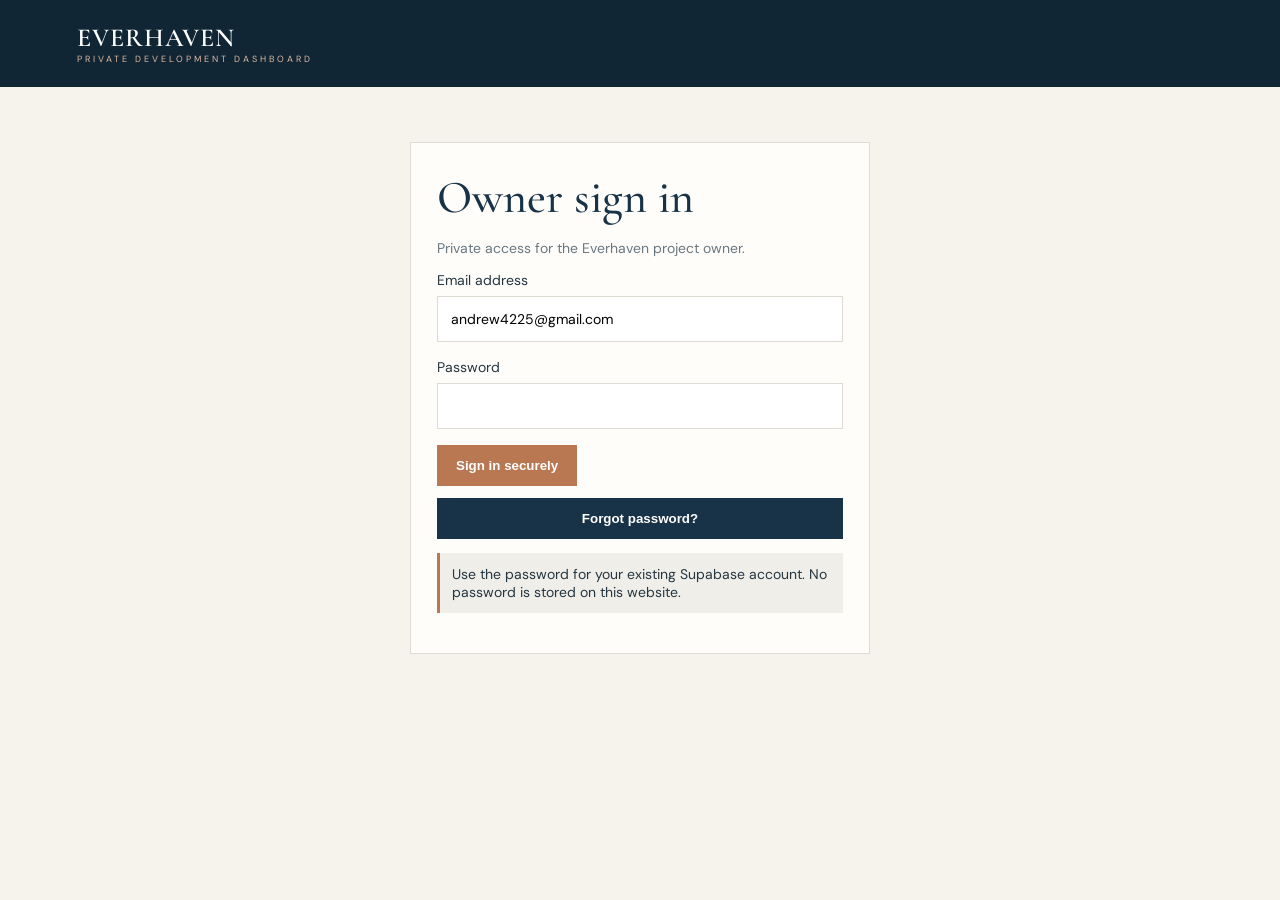
<file: admin.html>
<!doctype html>
<html lang="en"><head><meta charset="utf-8"><meta name="viewport" content="width=device-width,initial-scale=1"><meta name="robots" content="noindex,nofollow"><meta name="theme-color" content="#183247"><title>Everhaven | Private Lead Dashboard</title><link rel="preconnect" href="https://fonts.googleapis.com"><link href="https://fonts.googleapis.com/css2?family=Cormorant+Garamond:wght@500;600&family=DM+Sans:wght@400;500;600;700&display=swap" rel="stylesheet"><style>
:root{--navy:#183247;--deep:#102635;--copper:#b97852;--cream:#f6f3ed;--paper:#fffdf9;--ink:#243642;--muted:#687780;--line:#dedbd3}*{box-sizing:border-box}body{margin:0;background:var(--cream);color:var(--ink);font:14px 'DM Sans',sans-serif}.top{background:var(--deep);color:white;padding:22px 6%;display:flex;justify-content:space-between;align-items:center}.brand{font:600 26px 'Cormorant Garamond',serif;letter-spacing:1px}.brand small{display:block;font:9px 'DM Sans',sans-serif;letter-spacing:3px;color:#e0b99f}.wrap{max-width:1120px;margin:42px auto;padding:0 20px}h1,h2{font-family:'Cormorant Garamond',serif;font-weight:500}h1{font-size:46px;margin:0 0 6px;color:var(--navy)}.muted{color:var(--muted)}.panel{background:var(--paper);border:1px solid var(--line);padding:26px;margin:24px 0}.login{max-width:460px;margin:55px auto}.field{display:block;width:100%;padding:13px;margin:7px 0 16px;border:1px solid var(--line);background:#fff;font:14px 'DM Sans',sans-serif}button{border:0;background:var(--copper);color:white;padding:13px 19px;font-weight:700;cursor:pointer}button:disabled{opacity:.6}.hidden{display:none!important}.stats{display:grid;grid-template-columns:repeat(3,1fr);gap:14px}.stat{background:#f0eee8;padding:18px}.stat strong{display:block;font:36px 'Cormorant Garamond',serif;color:var(--navy)}.lead{border-top:1px solid var(--line);padding:18px 0;display:grid;grid-template-columns:1fr auto;gap:16px}.lead h3{font-size:15px;margin:0 0 5px}.lead p{margin:4px 0;color:var(--muted);font-size:12px;white-space:pre-wrap;overflow-wrap:anywhere}.lead select{padding:9px;border:1px solid var(--line);background:white}.tabs{display:flex;gap:8px;flex-wrap:wrap;margin:22px 0}.tabs button{background:#e7e6e0;color:var(--navy)}.tabs button.active{background:var(--navy);color:white}.notice{padding:12px;background:#f0eee8;border-left:3px solid var(--copper);margin:14px 0}.danger{color:#9d3e2e}@media(max-width:650px){.stats{grid-template-columns:1fr}.lead{grid-template-columns:1fr}.top{padding:18px 5%}.wrap{margin:28px auto}h1{font-size:38px}}
</style></head><body><header class="top"><div class="brand">EVERHAVEN<small>PRIVATE DEVELOPMENT DASHBOARD</small></div><button id="logout" class="hidden">Sign out</button></header><main class="wrap"><section id="login" class="panel login"><h1>Owner sign in</h1><p class="muted">Private access for the Everhaven project owner.</p><form id="loginForm"><label>Email address<input class="field" id="email" type="email" autocomplete="username" required value="andrew4225@gmail.com"></label><label>Password<input class="field" id="password" type="password" autocomplete="current-password" required></label><button id="loginButton">Sign in securely</button></form><button id="forgotPassword" type="button" style="margin-top:12px;background:var(--navy);width:100%">Forgot password?</button><p id="loginMessage" class="notice" aria-live="polite">Use the password for your existing Supabase account. No password is stored on this website.</p></section><section id="dashboard" class="hidden"><h1>Inquiry overview</h1><p class="muted">New inquiries from the Everhaven website. Keep all contact and property information confidential.</p><div class="stats"><div class="stat">Future community inquiries<strong id="countFamily">—</strong></div><div class="stat">Investor / partner leads<strong id="countInvestor">—</strong></div><div class="stat">Land / property leads<strong id="countProperty">—</strong></div></div><div class="tabs"><button class="active" data-table="everhaven_inquiries">Community interest</button><button data-table="everhaven_investor_leads">Investors & partners</button><button data-table="everhaven_property_leads">Land & property</button></div><div class="panel"><div style="display:flex;justify-content:space-between;gap:15px;align-items:center"><h2 id="listTitle">Community interest</h2><button id="refresh">Refresh</button></div><p id="loadMessage" class="muted" aria-live="polite"></p><div id="leads"></div></div>
<div class="panel" id="familyInbox"><div style="display:flex;justify-content:space-between;gap:15px;align-items:center"><h2>Family portal inbox</h2><button id="refreshMessages">Refresh messages</button></div><p id="messageStatus" class="muted" aria-live="polite">Private messages from family members and future residents appear here.</p><div id="portalThreads"></div><form id="portalReplyForm" class="hidden" style="border-top:1px solid var(--line);padding-top:20px;margin-top:20px"><h3 id="replyHeading">Reply privately</h3><input id="replyTo" type="hidden"><label>Subject<input id="replySubject" class="field" maxlength="160" required></label><label>Reply<textarea id="replyBody" class="field" rows="4" maxlength="5000" required></textarea></label><button id="sendReply">Send private reply</button><button id="cancelReply" type="button" style="background:var(--navy);margin-left:8px">Cancel</button></form></div></section></main>
<script type="module">
import {createClient} from 'https://esm.sh/@supabase/supabase-js@2';
const supabase=createClient('https://rpzmjiiomgjttjjrkkqf.supabase.co','sb_publishable_Lwcv2EAfLV4gAn51_JtlVA_iEEimZIi');
const OWNER='5d996135-2257-40a4-a306-46ff71388330';
const login=document.getElementById('login'),dashboard=document.getElementById('dashboard'),logout=document.getElementById('logout');
const loginMessage=document.getElementById('loginMessage'),loadMessage=document.getElementById('loadMessage'),leads=document.getElementById('leads');
let activeTable='everhaven_inquiries';
const titles={everhaven_inquiries:'Community interest',everhaven_investor_leads:'Investors & partners',everhaven_property_leads:'Land & property'};
const esc=s=>String(s??'').replace(/[&<>"']/g,c=>({'&':'&amp;','<':'&lt;','>':'&gt;','"':'&quot;',"'":'&#39;'}[c]));
async function showSession(){
 const {data:{session}}=await supabase.auth.getSession();
 if(session){
  if(session.user.id!==OWNER){await supabase.auth.signOut();loginMessage.textContent='This account is not authorized for the Everhaven owner dashboard.';return}
  login.classList.add('hidden');dashboard.classList.remove('hidden');logout.classList.remove('hidden');await refreshCounts();await loadLeads();await loadPortalMessages();
 }
}
document.getElementById('loginForm').addEventListener('submit',async e=>{
 e.preventDefault();const b=document.getElementById('loginButton');b.disabled=true;loginMessage.textContent='Signing in…';
 const {error}=await supabase.auth.signInWithPassword({email:document.getElementById('email').value.trim(),password:document.getElementById('password').value});
 b.disabled=false;
 if(error){loginMessage.textContent='Sign-in error: '+error.message;return}
 await showSession();
});
logout.addEventListener('click',async()=>{await supabase.auth.signOut();location.reload()});
document.getElementById('forgotPassword').addEventListener('click',async()=>{
 const email=document.getElementById('email').value.trim();
 if(!email){loginMessage.textContent='Enter your account email address above first.';document.getElementById('email').focus();return}
 const button=document.getElementById('forgotPassword');button.disabled=true;loginMessage.textContent='Sending password reset email…';
 const {error}=await supabase.auth.resetPasswordForEmail(email,{redirectTo:location.origin+'/reset-password.html'});
 button.disabled=false;
 loginMessage.textContent=error?'Could not send reset email: '+error.message:'If this email belongs to an account, a password reset link has been sent. Check your inbox and spam folder.';
});
async function loadPortalMessages(){
 const status=document.getElementById('messageStatus'),box=document.getElementById('portalThreads');
 status.textContent='Loading private messages…';box.replaceChildren();
 const {data,error}=await supabase.from('everhaven_portal_messages').select('id,from_user_id,to_user_id,subject,body,created_at').or('from_user_id.eq.'+OWNER+',to_user_id.eq.'+OWNER).order('created_at',{ascending:false}).limit(100);
 if(error){status.textContent='Could not load portal messages. Check the owner session and message permissions.';return}
 if(!data.length){status.textContent='No family portal messages have arrived yet.';return}
 status.textContent=data.length+' private message(s). Only the account holder and Everhaven owner can view each conversation.';
 for(const row of data){
  const isIncoming=row.to_user_id===OWNER;
  const item=document.createElement('article');item.className='lead';
  const main=document.createElement('div');
  const heading=document.createElement('h3');heading.textContent=row.subject||'Message';
  const meta=document.createElement('p');meta.textContent=(isIncoming?'From family / resident account':'Sent by Everhaven')+' · '+new Date(row.created_at).toLocaleString();
  const body=document.createElement('p');body.textContent=row.body;
  main.append(heading,meta,body);
  const action=document.createElement('div');
  if(isIncoming){
   const btn=document.createElement('button');btn.textContent='Reply privately';
   btn.addEventListener('click',()=>openReply(row));action.append(btn);
  }
  item.append(main,action);box.append(item);
 }
}
function openReply(row){
 const form=document.getElementById('portalReplyForm');
 document.getElementById('replyTo').value=row.from_user_id;
 document.getElementById('replySubject').value=(row.subject||'Message').startsWith('Re: ')?row.subject:'Re: '+(row.subject||'Message');
 document.getElementById('replyBody').value='';
 document.getElementById('replyHeading').textContent='Reply privately to '+row.from_user_id;
 form.classList.remove('hidden');form.scrollIntoView({behavior:'smooth',block:'center'});
}
document.getElementById('portalReplyForm').addEventListener('submit',async e=>{
 e.preventDefault();const button=document.getElementById('sendReply');button.disabled=true;
 const {error}=await supabase.from('everhaven_portal_messages').insert({from_user_id:OWNER,to_user_id:document.getElementById('replyTo').value,subject:document.getElementById('replySubject').value.trim(),body:document.getElementById('replyBody').value.trim()});
 button.disabled=false;
 if(error){document.getElementById('messageStatus').textContent='Reply failed: '+error.message;return}
 document.getElementById('portalReplyForm').classList.add('hidden');document.getElementById('messageStatus').textContent='Private reply sent.';await loadPortalMessages();
});
document.getElementById('cancelReply').addEventListener('click',()=>document.getElementById('portalReplyForm').classList.add('hidden'));
document.getElementById('refreshMessages').addEventListener('click',loadPortalMessages);
async function refreshCounts(){
 const pairs=[['everhaven_inquiries','countFamily'],['everhaven_investor_leads','countInvestor'],['everhaven_property_leads','countProperty']];
 for(const [table,id] of pairs){const {count,error}=await supabase.from(table).select('*',{count:'exact',head:true});document.getElementById(id).textContent=error?'—':count}
}
async function loadLeads(){
 loadMessage.textContent='Loading secure records…';leads.innerHTML='';
 const {data,error}=await supabase.from(activeTable).select('*').order('created_at',{ascending:false}).limit(100);
 if(error){loadMessage.textContent='Could not load inquiries. Please sign out and sign in again.';return}
 loadMessage.textContent=data.length?data.length+' most recent record(s).':'No inquiries have been submitted yet.';
 for(const row of data){
  const name=row.full_name||row.contact_name||'New inquiry';
  const email=row.email||'';
  const detail=row.message||row.details||row.interest||'';
  const extra=activeTable==='everhaven_property_leads'?[row.property_location,row.property_type,row.asking_price].filter(Boolean).join(' • '):row.organization||'';
  const item=document.createElement('article');item.className='lead';
  item.innerHTML='<div><h3>'+esc(name)+'</h3><p><a href="mailto:'+encodeURIComponent(email)+'">'+esc(email)+'</a> '+(row.phone?'• '+esc(row.phone):'')+'</p><p>'+esc(extra)+'</p><p>'+esc(detail)+'</p><p>Received: '+esc(new Date(row.created_at).toLocaleString())+'</p></div><div><label>Status<br><select aria-label="Update status">'+['new','reviewing','responded','qualified','contacted','declined','closed'].map(s=>'<option '+(row.status===s?'selected':'')+'>'+s+'</option>').join('')+'</select></label></div>';
  const select=item.querySelector('select');select.addEventListener('change',async()=>{const {error}=await supabase.from(activeTable).update({status:select.value}).eq('id',row.id);if(error){loadMessage.textContent='Status update failed. Refresh and try again.'}else{loadMessage.textContent='Status updated.';await refreshCounts()}});
  leads.appendChild(item);
 }
}
document.querySelectorAll('[data-table]').forEach(btn=>btn.addEventListener('click',async()=>{document.querySelectorAll('[data-table]').forEach(b=>b.classList.remove('active'));btn.classList.add('active');activeTable=btn.dataset.table;document.getElementById('listTitle').textContent=titles[activeTable];await loadLeads()}));
document.getElementById('refresh').addEventListener('click',async()=>{await refreshCounts();await loadLeads();await loadPortalMessages()});
supabase.auth.onAuthStateChange(()=>{});
await showSession();
</script></body></html>
</file>
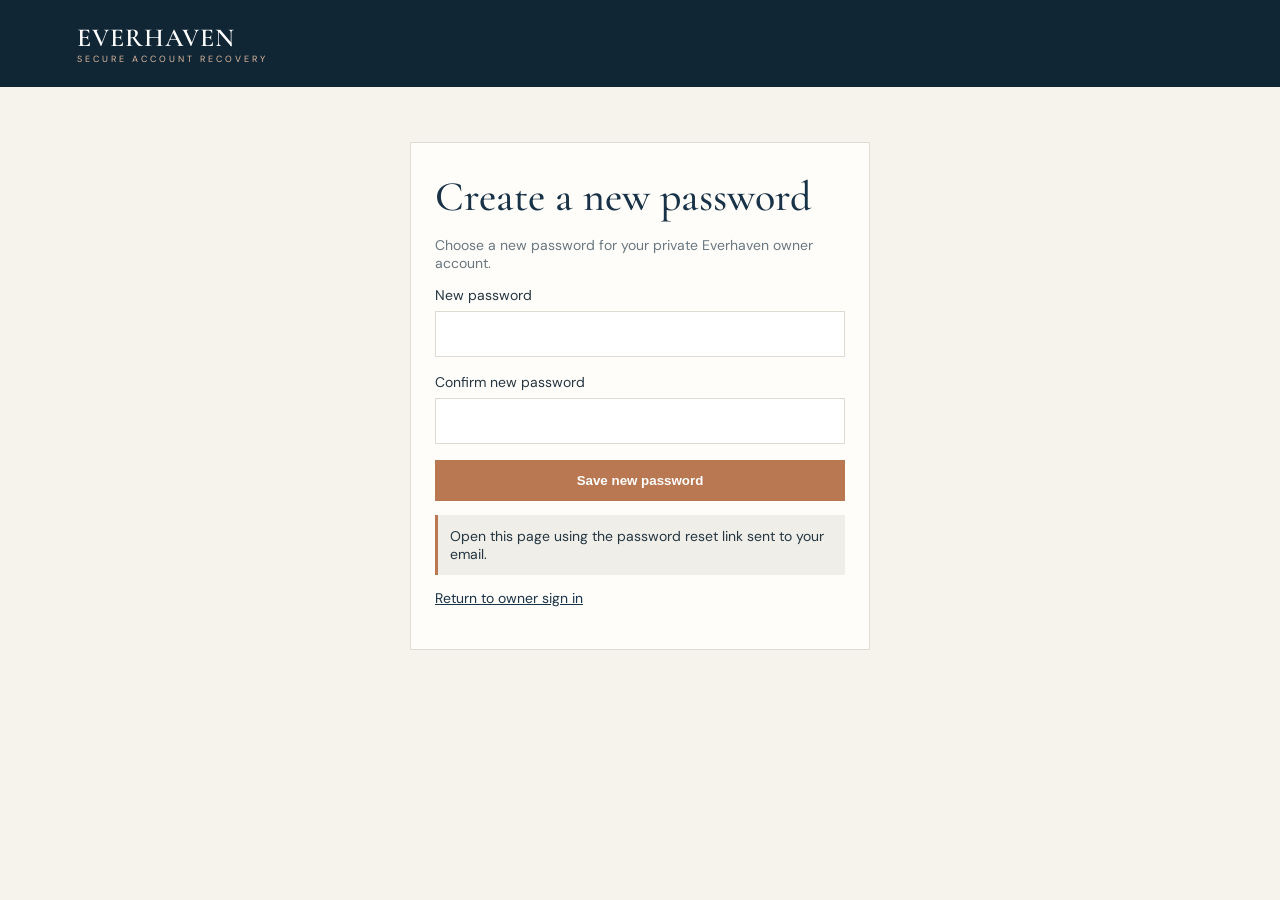
<file: reset-password.html>
<!doctype html>
<html lang="en"><head><meta charset="utf-8"><meta name="viewport" content="width=device-width,initial-scale=1"><meta name="robots" content="noindex,nofollow"><meta name="theme-color" content="#183247"><title>Everhaven | Reset Password</title><link href="https://fonts.googleapis.com/css2?family=Cormorant+Garamond:wght@500;600&family=DM+Sans:wght@400;500;600;700&display=swap" rel="stylesheet"><style>
:root{--navy:#183247;--deep:#102635;--copper:#b97852;--cream:#f6f3ed;--paper:#fffdf9;--ink:#243642;--muted:#687780;--line:#dedbd3}*{box-sizing:border-box}body{margin:0;background:var(--cream);color:var(--ink);font:14px 'DM Sans',sans-serif}.top{background:var(--deep);color:white;padding:22px 6%;font:600 26px 'Cormorant Garamond',serif;letter-spacing:1px}.top small{display:block;font:9px 'DM Sans',sans-serif;letter-spacing:3px;color:#e0b99f}.panel{background:var(--paper);border:1px solid var(--line);max-width:460px;margin:55px auto;padding:28px 24px}h1{font:500 42px 'Cormorant Garamond',serif;color:var(--navy);margin:0 0 8px}.muted{color:var(--muted)}.field{display:block;width:100%;padding:13px;margin:7px 0 16px;border:1px solid var(--line);background:#fff;font:14px 'DM Sans',sans-serif}button{border:0;background:var(--copper);color:white;padding:13px 19px;font-weight:700;cursor:pointer;width:100%}.notice{padding:12px;background:#f0eee8;border-left:3px solid var(--copper);margin:14px 0;overflow-wrap:anywhere}a{color:var(--navy)}@media(max-width:520px){.panel{margin:25px 14px}}
</style></head><body><header class="top">EVERHAVEN<small>SECURE ACCOUNT RECOVERY</small></header><main class="panel"><h1>Create a new password</h1><p class="muted">Choose a new password for your private Everhaven owner account.</p><form id="resetForm"><label>New password<input id="password" class="field" type="password" minlength="8" autocomplete="new-password" required></label><label>Confirm new password<input id="confirm" class="field" type="password" minlength="8" autocomplete="new-password" required></label><button id="save" type="submit">Save new password</button></form><p id="message" class="notice" aria-live="polite">Open this page using the password reset link sent to your email.</p><p><a href="/admin.html">Return to owner sign in</a></p></main>
<script type="module">
import {createClient} from 'https://esm.sh/@supabase/supabase-js@2';
const supabase=createClient('https://rpzmjiiomgjttjjrkkqf.supabase.co','sb_publishable_Lwcv2EAfLV4gAn51_JtlVA_iEEimZIi');
const form=document.getElementById('resetForm'),message=document.getElementById('message'),save=document.getElementById('save');
let recoveryReady=false;
const {data:{session},error}=await supabase.auth.getSession();
if(session){recoveryReady=true;message.textContent='Recovery session detected. Enter your new password.'}
else if(error){message.textContent='Could not validate the recovery link: '+error.message}
else{message.textContent='No active recovery session was found. Open the newest reset email link again, or request another link from the owner sign-in page.'}
supabase.auth.onAuthStateChange((event,newSession)=>{if(event==='PASSWORD_RECOVERY'&&newSession){recoveryReady=true;message.textContent='Recovery link verified. Enter your new password.'}});
form.addEventListener('submit',async e=>{
 e.preventDefault();const p=document.getElementById('password').value,c=document.getElementById('confirm').value;
 if(!recoveryReady){message.textContent='Your recovery link is not active. Request a new one from owner sign in.';return}
 if(p.length<8){message.textContent='Use at least 8 characters.';return}
 if(p!==c){message.textContent='The passwords do not match.';return}
 save.disabled=true;message.textContent='Updating password…';
 const {error}=await supabase.auth.updateUser({password:p});
 save.disabled=false;
 if(error){message.textContent='Password update failed: '+error.message;return}
 message.textContent='Password updated successfully. You can now sign in to the owner dashboard.';
 form.reset();await supabase.auth.signOut();
});
</script></body></html>
</file>
